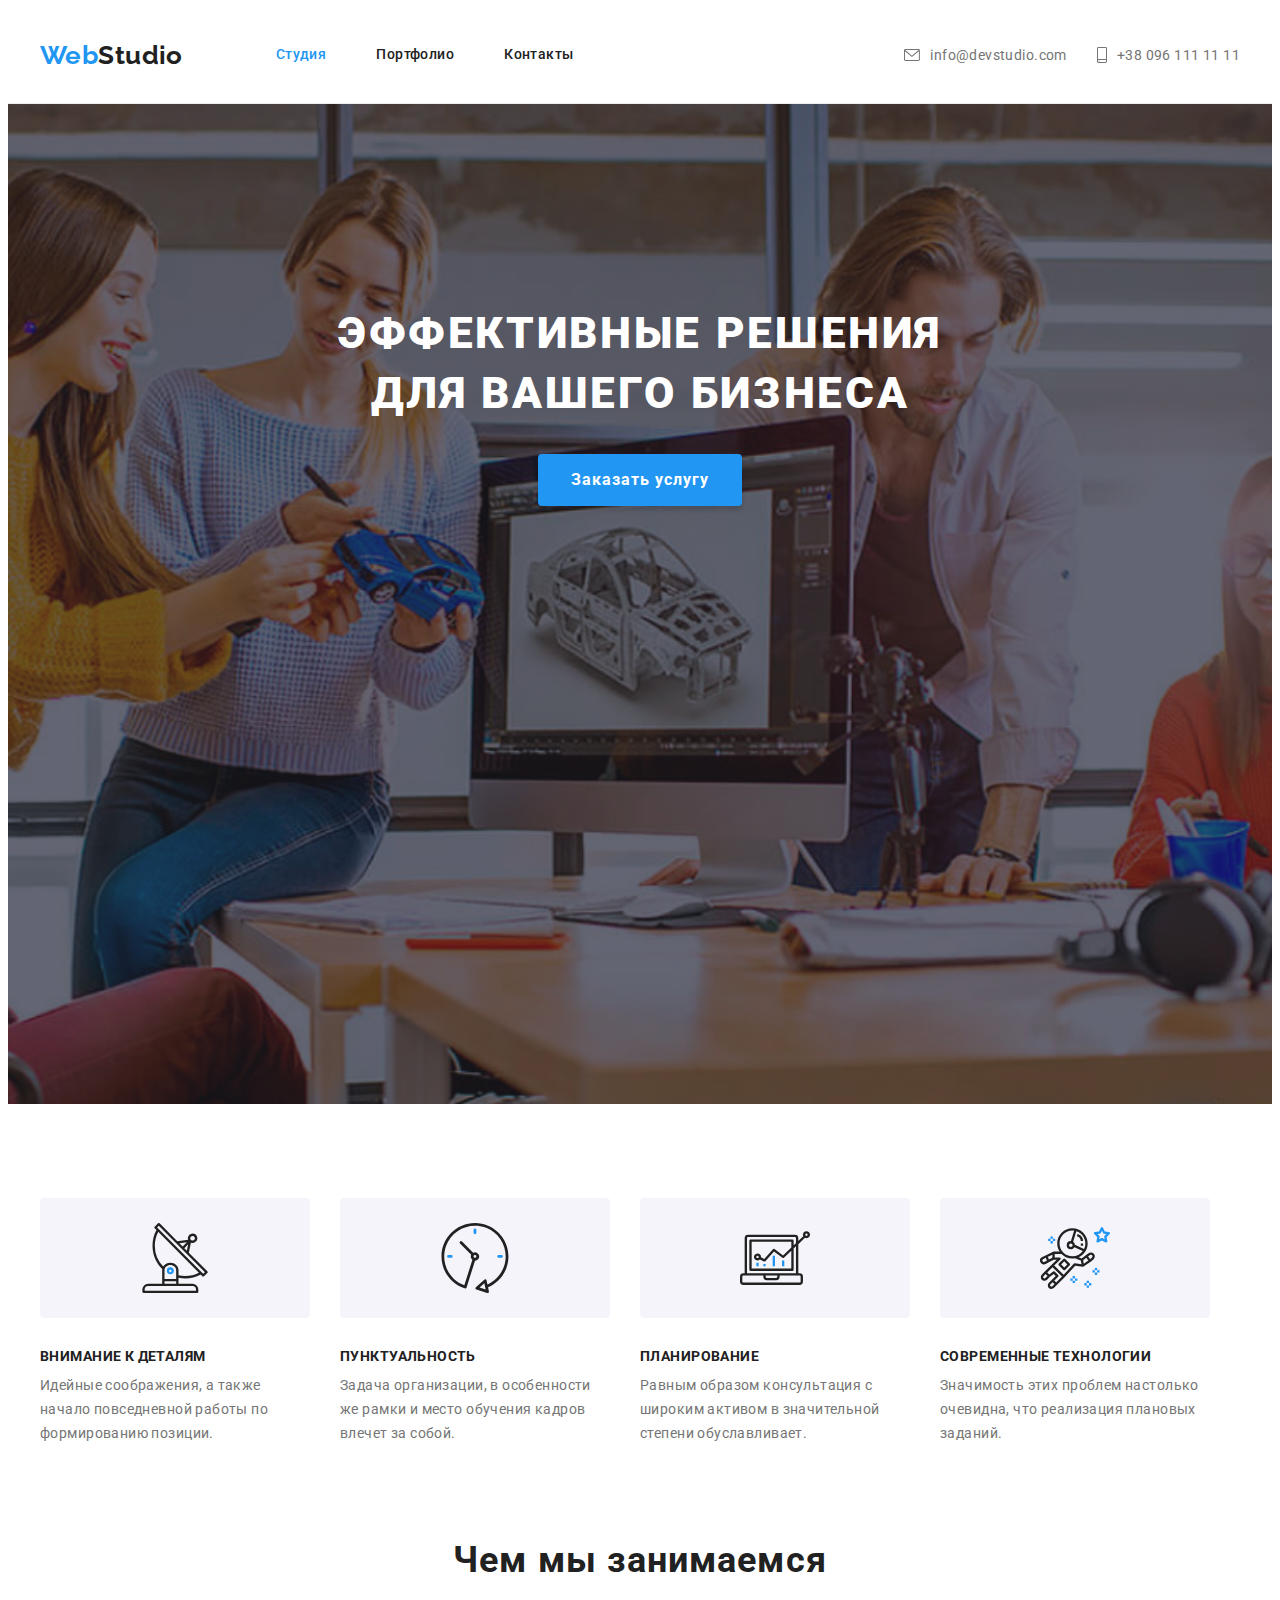
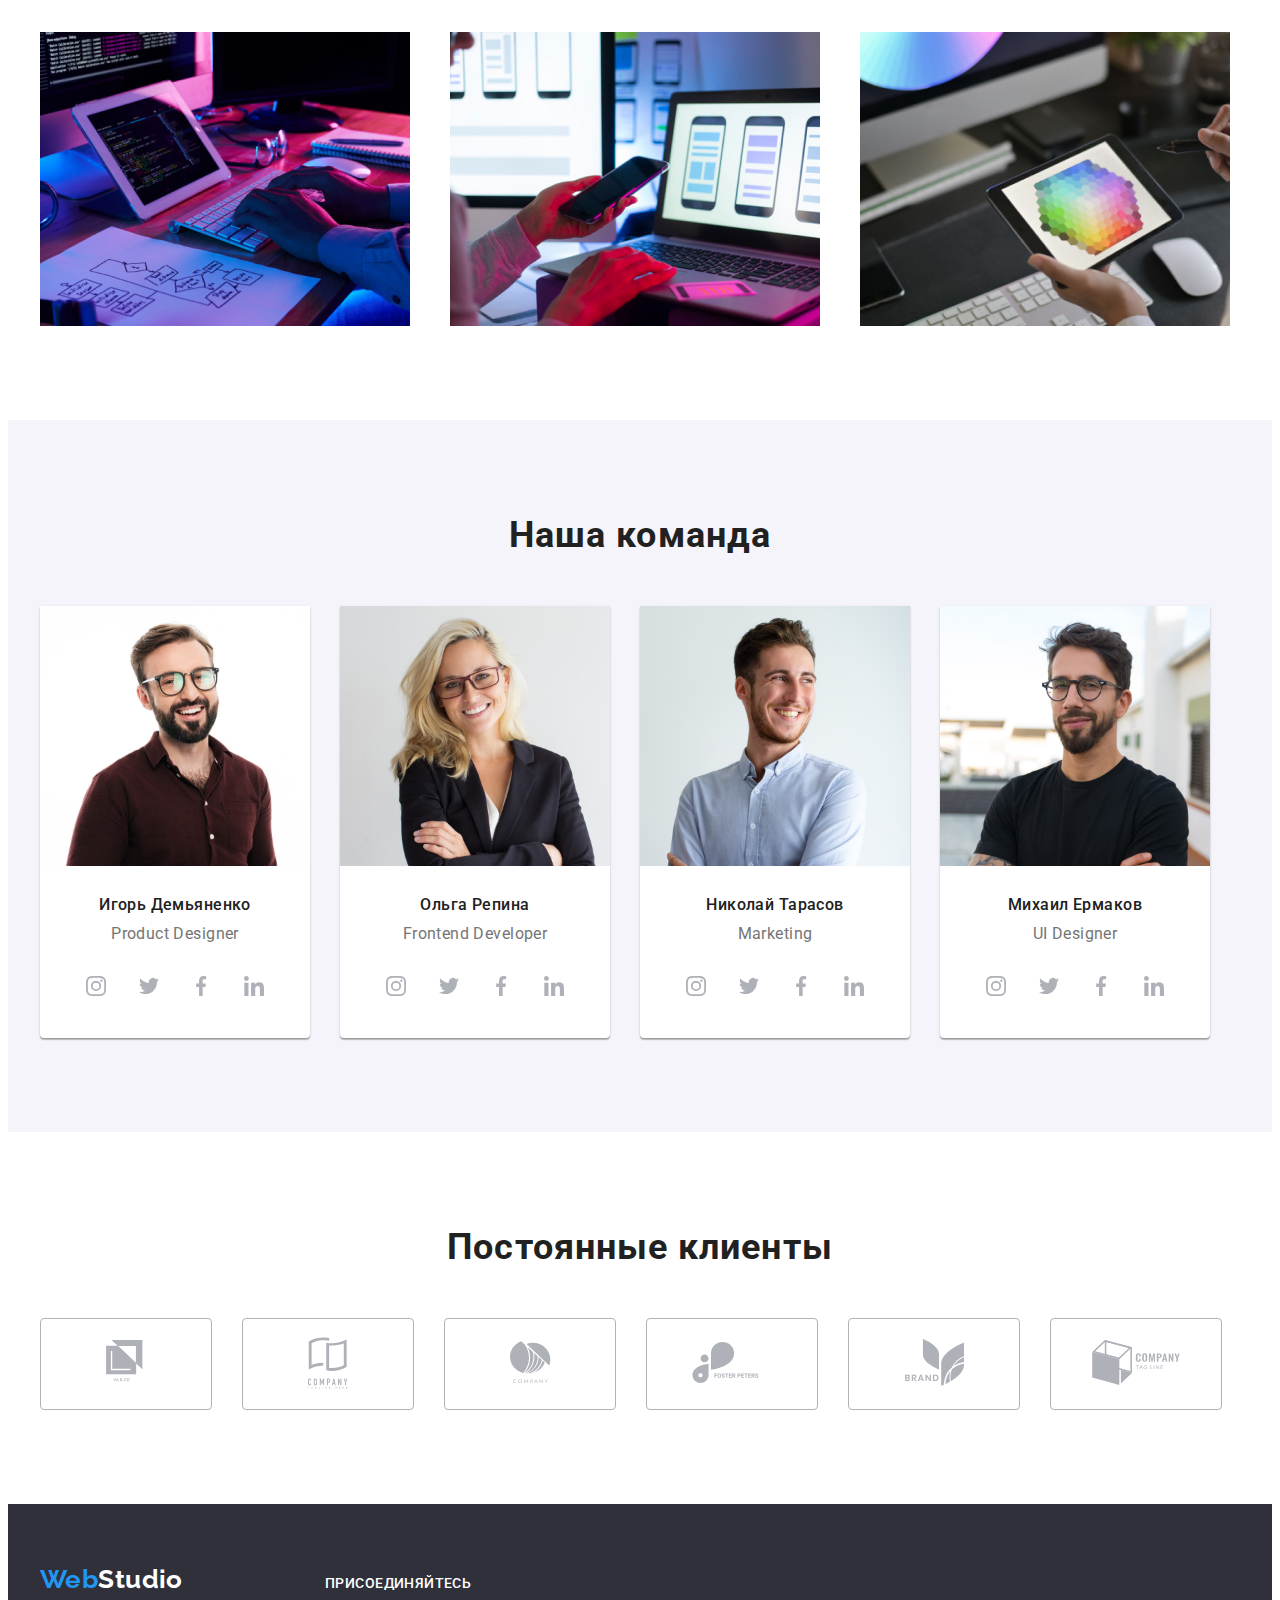
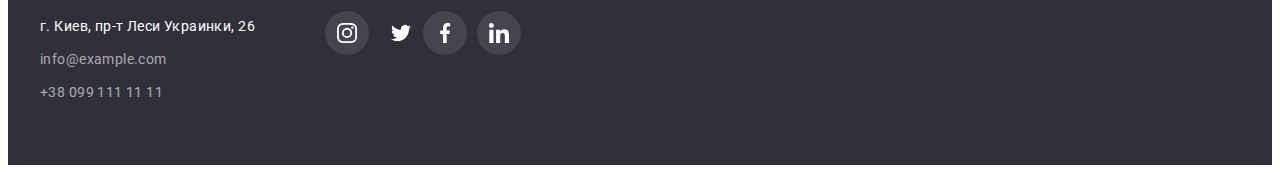
<file: index.html>
<!DOCTYPE html>
<html lang="ru">
  <head>
    <meta charset="UTF-8" />
    <meta name="viewport" content="width=device-width, initial-scale=1.0" />
    <title>WebStudio</title>
    <link rel="preconnect" href="https://fonts.gstatic.com" />
    <link
      href="https://fonts.googleapis.com/css2?family=Raleway:wght@700&family=Roboto:wght@400;500;700;900&display=swap"
      rel="stylesheet"
    />
    <link
      rel="stylesheet"
      href="https://cdnjs.cloudflare.com/ajax/libs/modern-normalize/1.0.0/modern-normalize.min.css"
      integrity="sha512-ISS7cAi1PEhQ8jnbJpJZMd29NlhNj4AWYyLOSp2CE/CsHxTCu+r+t0D2yoJudVrd0/8fTVPUVDzY5Tvli75u/g=="
      crossorigin="anonymous"
    />
    <link rel="stylesheet" type="text/css" href="./css/common.css" />
    <link rel="stylesheet" type="text/css" href="./css/main.css" />
  </head>
  <body>
    <!-- Header -->
    <header class="page-header">
      <div class="container">
        <nav class="header-nav">
          <a class="logo" href="./index.html">
            <span class="logo-accent">Web</span>Studio
          </a>
          <ul class="nav-list">
            <li class="nav-item">
              <a href="./index.html" class="link current">Студия</a>
            </li>

            <li class="nav-item">
              <a href="./portfolio.html" class="link">Портфолио</a>
            </li>

            <li class="nav-item">
              <a href="./contacts.html" class="link">Контакты</a>
            </li>
          </ul>
        </nav>
        <ul class="header-contacts">
          <li class="contacts-item">
            <a href="mailto:info@devstudio.com" class="link mail">
              <svg class="contacts-icon" width="16" height="12">
                <use href="./images/sprite.svg#icon-envelope" />
              </svg>
              info@devstudio.com
            </a>
          </li>

          <li class="contacts-item">
            <a href="tel:+380961111111" class="link tel">
              <svg class="contacts-icon" width="10" height="16">
                <use href="./images/sprite.svg#icon-smartphone" />
              </svg>
              +38 096 111 11 11</a
            >
          </li>
        </ul>
      </div>
    </header>
    <!-- Main -->
    <main>
      <!-- Welcome Section -->
      <section class="welcome">
        <div class="container">
          <h1 class="welcome-title">
            Эффективные решения<br />
            для вашего бизнеса
          </h1>
          <a href="" class="order-btn">Заказать услугу</a>
        </div>
      </section>
      <!-- Advantages Section -->
      <section class="advantages">
        <div class="container">
          <ul class="advantages-list">
            <li class="advantages-item">
              <div class="thumb">
                <svg class="advantages-icon" width="70" height="70">
                  <use href="./images/sprite.svg#icon-antenna" />
                </svg>
              </div>
              <h3 class="advantages-item-title">Внимание к деталям</h3>
              <p class="advantages-item-text">
                Идейные соображения, а также начало повседневной работы по
                формированию позиции.
              </p>
            </li>

            <li class="advantages-item">
              <div class="thumb">
                <svg class="advantages-icon" width="70" height="70">
                  <use href="./images/sprite.svg#icon-clock" />
                </svg>
              </div>
              <h3 class="advantages-item-title">Пунктуальность</h3>
              <p class="advantages-item-text">
                Задача организации, в особенности же рамки и место обучения
                кадров влечет за собой.
              </p>
            </li>

            <li class="advantages-item">
              <div class="thumb">
                <svg class="advantages-icon" width="70" height="70">
                  <use href="./images/sprite.svg#icon-diagram" />
                </svg>
              </div>
              <h3 class="advantages-item-title">Планирование</h3>
              <p class="advantages-item-text">
                Равным образом консультация с широким активом в значительной
                степени обуславливает.
              </p>
            </li>

            <li class="advantages-item">
              <div class="thumb">
                <svg class="advantages-icon" width="70" height="70">
                  <use href="./images/sprite.svg#icon-astronaut" />
                </svg>
              </div>
              <h3 class="advantages-item-title">Современные технологии</h3>
              <p class="advantages-item-text">
                Значимость этих проблем настолько очевидна, что реализация
                плановых заданий.
              </p>
            </li>
          </ul>
        </div>
      </section>
      <!-- Visuals Section -->
      <section class="visuals">
        <div class="container">
          <h2 class="visuals-title">Чем мы занимаемся</h2>
          <ul class="visuals-list">
            <li class="visuals-item">
              <img
                class="visuals-img"
                src="./images/about-1.jpg"
                alt="hands on board"
                width="370"
              />
            </li>

            <li class="visuals-item">
              <img
                class="visuals-img"
                src="./images/about-2.jpg"
                alt="hands oh phone"
                width="370"
              />
            </li>

            <li class="visuals-item">
              <img
                class="visuals-img"
                src="./images/about-3.jpg"
                alt="hands on tablet"
                width="370"
              />
            </li>
          </ul>
        </div>
      </section>
      <!-- Team Section -->
      <section class="team">
        <div class="container">
          <h2 class="team-title">Наша команда</h2>
          <ul class="team-list">
            <li class="team-mate">
              <img
                src="./images/team-mate-1.jpg"
                alt="teammate avatar"
                width="270"
              />
              <div class="team-mate-text">
                <h3 class="team-mate-name">Игорь Демьяненко</h3>
                <p class="team-mate-position">Product Designer</p>
                <ul class="social">
                  <li class="social-item">
                    <a href="#" class="social-link">
                      <svg class="social-icon" width="20" height="20">
                        <use href="./images/sprite.svg#icon-instagram" />
                      </svg>
                    </a>
                  </li>

                  <li class="social-item">
                    <a href="#" class="social-link">
                      <svg class="social-icon" width="20" height="20">
                        <use href="./images/sprite.svg#icon-twitter" />
                      </svg>
                    </a>
                  </li>

                  <li class="social-item">
                    <a href="#" class="social-link">
                      <svg class="social-icon" width="20" height="20">
                        <use href="./images/sprite.svg#icon-facebook" />
                      </svg>
                    </a>
                  </li>

                  <li class="social-item">
                    <a href="#" class="social-link">
                      <svg class="social-icon" width="20" height="20">
                        <use href="./images/sprite.svg#icon-linkedin" />
                      </svg>
                    </a>
                  </li>
                </ul>
              </div>
            </li>

            <li class="team-mate">
              <img
                src="./images/team-mate-2.jpg"
                alt="teammate avatar"
                width="270"
              />
              <div class="team-mate-text">
                <h3 class="team-mate-name">Ольга Репина</h3>
                <p class="team-mate-position">Frontend Developer</p>
                <ul class="social">
                  <li class="social-item">
                    <a href="#" class="social-link">
                      <svg class="social-icon" width="20" height="20">
                        <use href="./images/sprite.svg#icon-instagram" />
                      </svg>
                    </a>
                  </li>

                  <li class="social-item">
                    <a href="#" class="social-link">
                      <svg class="social-icon" width="20" height="20">
                        <use href="./images/sprite.svg#icon-twitter" />
                      </svg>
                    </a>
                  </li>

                  <li class="social-item">
                    <a href="#" class="social-link">
                      <svg class="social-icon" width="20" height="20">
                        <use href="./images/sprite.svg#icon-facebook" />
                      </svg>
                    </a>
                  </li>

                  <li class="social-item">
                    <a href="#" class="social-link">
                      <svg class="social-icon" width="20" height="20">
                        <use href="./images/sprite.svg#icon-linkedin" />
                      </svg>
                    </a>
                  </li>
                </ul>
              </div>
            </li>

            <li class="team-mate">
              <img
                src="./images/team-mate-3.jpg"
                alt="teammate avatar"
                width="270"
              />
              <div class="team-mate-text">
                <h3 class="team-mate-name">Николай Тарасов</h3>
                <p class="team-mate-position">Marketing</p>
                <ul class="social">
                  <li class="social-item">
                    <a href="#" class="social-link">
                      <svg class="social-icon" width="20" height="20">
                        <use href="./images/sprite.svg#icon-instagram" />
                      </svg>
                    </a>
                  </li>

                  <li class="social-item">
                    <a href="#" class="social-link">
                      <svg class="social-icon" width="20" height="20">
                        <use href="./images/sprite.svg#icon-twitter" />
                      </svg>
                    </a>
                  </li>

                  <li class="social-item">
                    <a href="#" class="social-link">
                      <svg class="social-icon" width="20" height="20">
                        <use href="./images/sprite.svg#icon-facebook" />
                      </svg>
                    </a>
                  </li>

                  <li class="social-item">
                    <a href="#" class="social-link">
                      <svg class="social-icon" width="20" height="20">
                        <use href="./images/sprite.svg#icon-linkedin" />
                      </svg>
                    </a>
                  </li>
                </ul>
              </div>
            </li>

            <li class="team-mate">
              <img
                src="./images/team-mate-4.jpg"
                alt="teammate avatar"
                width="270"
              />
              <div class="team-mate-text">
                <h3 class="team-mate-name">Михаил Ермаков</h3>
                <p class="team-mate-position">UI Designer</p>
                <ul class="social">
                  <li class="social-item">
                    <a href="#" class="social-link">
                      <svg class="social-icon" width="20" height="20">
                        <use href="./images/sprite.svg#icon-instagram" />
                      </svg>
                    </a>
                  </li>

                  <li class="social-item">
                    <a href="#" class="social-link">
                      <svg class="social-icon" width="20" height="20">
                        <use href="./images/sprite.svg#icon-twitter" />
                      </svg>
                    </a>
                  </li>

                  <li class="social-item">
                    <a href="#" class="social-link">
                      <svg class="social-icon" width="20" height="20">
                        <use href="./images/sprite.svg#icon-facebook" />
                      </svg>
                    </a>
                  </li>

                  <li class="social-item">
                    <a href="#" class="social-link">
                      <svg class="social-icon" width="20" height="20">
                        <use href="./images/sprite.svg#icon-linkedin" />
                      </svg>
                    </a>
                  </li>
                </ul>
              </div>
            </li>
          </ul>
        </div>
      </section>
      <!-- Clients Section -->
      <section class="clients">
        <div class="container">
          <h2 class="clients-title">Постоянные клиенты</h2>
          <ul class="clients-list">
            <li class="clients-item">
              <a href="#" class="clients-link">
                <svg class="clients-icon" width="44.27" height="44.23">
                  <use href="./images/sprite.svg#icon-logo-1" />
                </svg>
              </a>
            </li>

            <li class="clients-item">
              <a href="#" class="clients-link">
                <svg class="clients-icon" width="40" height="52">
                  <use href="./images/sprite.svg#icon-logo-2" />
                </svg>
              </a>
            </li>

            <li class="clients-item">
              <a href="#" class="clients-link">
                <svg class="clients-icon" width="41" height="42.6">
                  <use href="./images/sprite.svg#icon-logo-3" />
                </svg>
              </a>
            </li>

            <li class="clients-item">
              <a href="#" class="clients-link">
                <svg class="clients-icon" width="79.66" height="42.02">
                  <use href="./images/sprite.svg#icon-logo-4" />
                </svg>
              </a>
            </li>

            <li class="clients-item">
              <a href="#" class="clients-link">
                <svg class="clients-icon" width="59" height="47">
                  <use href="./images/sprite.svg#icon-logo-5" />
                </svg>
              </a>
            </li>

            <li class="clients-item">
              <a href="#" class="clients-link">
                <svg class="clients-icon" width="88.48" height="45.44">
                  <use href="./images/sprite.svg#icon-logo-6" />
                </svg>
              </a>
            </li>
          </ul>
        </div>
      </section>
    </main>
    <!-- Footer -->
    <footer class="page-footer">
      <div class="container">
        <div class="footer-content">
          <a class="logo logo-footer" href="./index.html">
            <span class="logo-accent">Web</span>Studio
          </a>
          <address class="footer-address">
            г. Киев, пр-т Леси Украинки, 26
            <a href="mailto:info@example.com" class="link mail">
              info@example.com
            </a>
            <a href="tel:+380991111111" class="link tel"> +38 099 111 11 11 </a>
          </address>
        </div>
        <div class="footer-social">
          <h2 class="social-title">Присоединяйтесь</h2>
          <ul class="social">
            <li class="social-item">
              <a href="#" class="social-link">
                <svg class="social-icon" width="20" height="20">
                  <use href="./images/sprite.svg#icon-instagram" />
                </svg>
              </a>
            </li>

            <li>
              <a href="#" class="social-link">
                <svg class="social-icon" width="20" height="20">
                  <use href="./images/sprite.svg#icon-twitter" />
                </svg>
              </a>
            </li>

            <li class="social-item">
              <a href="#" class="social-link">
                <svg class="social-icon" width="20" height="20">
                  <use href="./images/sprite.svg#icon-facebook" />
                </svg>
              </a>
            </li>

            <li class="social-item">
              <a href="#" class="social-link">
                <svg class="social-icon" width="20" height="20">
                  <use href="./images/sprite.svg#icon-linkedin" />
                </svg>
              </a>
            </li>
          </ul>
        </div>
      </div>
    </footer>
  </body>
</html>
</file>
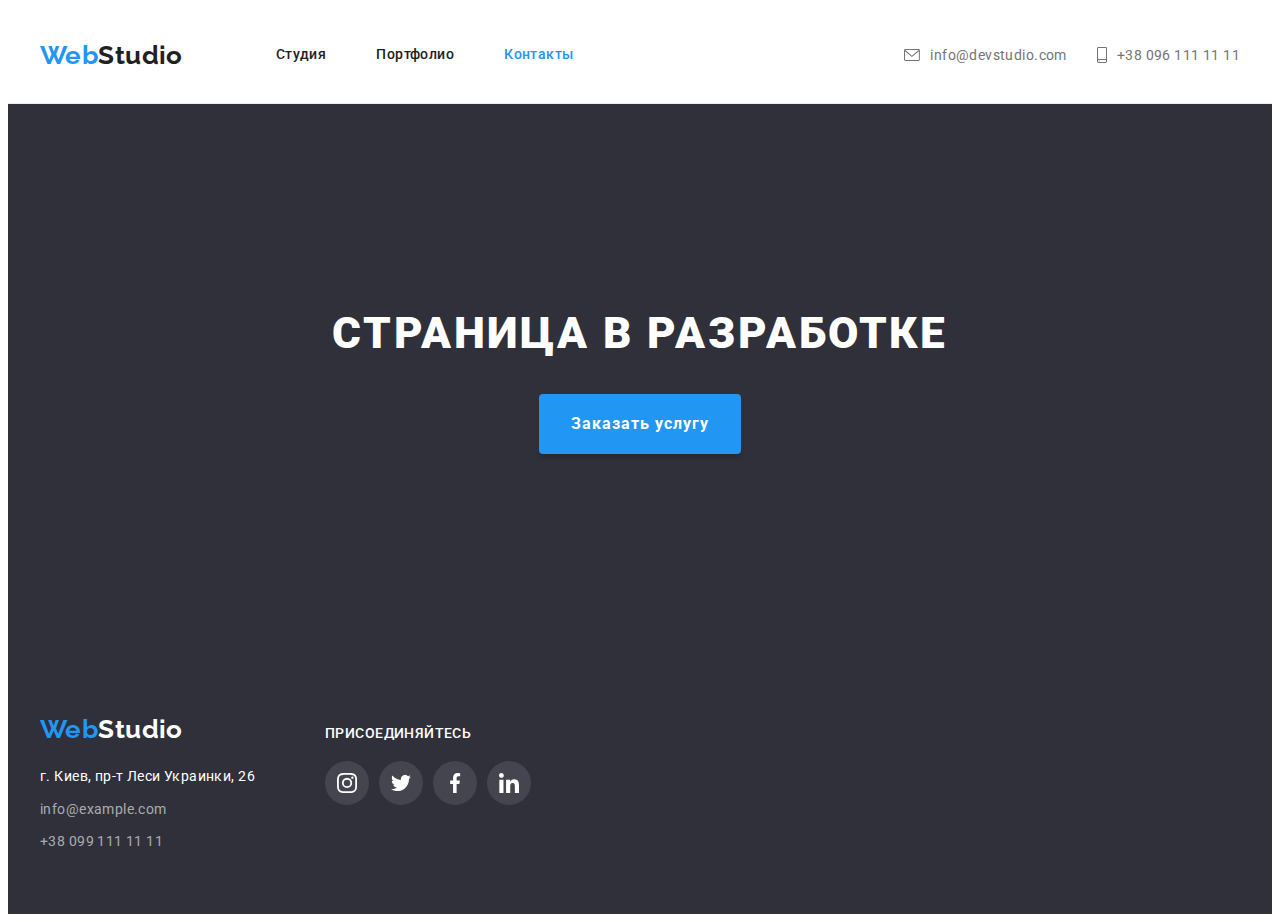
<file: contacts.html>
<!DOCTYPE html>
<html lang="ru">
  <head>
    <meta charset="UTF-8" />
    <meta name="viewport" content="width=device-width, initial-scale=1.0" />
    <title>WebStudio</title>
    <link rel="preconnect" href="https://fonts.gstatic.com" />
    <link
      href="https://fonts.googleapis.com/css2?family=Raleway:wght@700&family=Roboto:wght@400;500;700;900&display=swap"
      rel="stylesheet"
    />
    <link
      rel="stylesheet"
      href="https://cdnjs.cloudflare.com/ajax/libs/modern-normalize/1.0.0/modern-normalize.min.css"
      integrity="sha512-ISS7cAi1PEhQ8jnbJpJZMd29NlhNj4AWYyLOSp2CE/CsHxTCu+r+t0D2yoJudVrd0/8fTVPUVDzY5Tvli75u/g=="
      crossorigin="anonymous"
    />
    <link rel="stylesheet" type="text/css" href="./css/common.css" />
    <link rel="stylesheet" type="text/css" href="./css/contacts.css" />
  </head>
  <body>
    <!-- Header -->
    <header class="page-header">
      <div class="container">
        <nav class="header-nav">
          <a class="logo" href="./index.html">
            <span class="logo-accent">Web</span>Studio
          </a>
          <ul class="nav-list">
            <li class="nav-item">
              <a href="./index.html" class="link">Студия</a>
            </li>

            <li class="nav-item">
              <a href="./portfolio.html" class="link">Портфолио</a>
            </li>

            <li class="nav-item">
              <a href="./contacts.html" class="link current">Контакты</a>
            </li>
          </ul>
        </nav>
        <ul class="header-contacts">
          <li class="contacts-item">
            <a href="mailto:info@devstudio.com" class="link mail">
              <svg class="contacts-icon" width="16" height="12">
                <use href="./images/sprite.svg#icon-envelope" />
              </svg>
              info@devstudio.com
            </a>
          </li>

          <li class="contacts-item">
            <a href="tel:+380961111111" class="link tel">
              <svg class="contacts-icon" width="10" height="16">
                <use href="./images/sprite.svg#icon-smartphone" />
              </svg>
              +38 096 111 11 11</a
            >
          </li>
        </ul>
      </div>
    </header>
    <!-- Main -->
    <main>
      <!-- Welcome Section -->
      <section class="welcome">
        <div class="container">
          <h1 class="welcome-title">Страница в разработке</h1>
          <a href="" class="order-btn">Заказать услугу</a>
        </div>
      </section>
    </main>
    <!-- Footer -->
    <footer class="page-footer">
      <div class="container">
        <div class="footer-content">
          <a class="logo logo-footer" href="./index.html">
            <span class="logo-accent">Web</span>Studio
          </a>
          <address class="footer-address">
            г. Киев, пр-т Леси Украинки, 26
            <a href="mailto:info@example.com" class="link mail">
              info@example.com
            </a>
            <a href="tel:+380991111111" class="link tel"> +38 099 111 11 11 </a>
          </address>
        </div>
        <div class="footer-social">
          <h2 class="social-title">Присоединяйтесь</h2>
          <ul class="social">
            <li class="social-item">
              <a href="#" class="social-link">
                <svg class="social-icon" width="20" height="20">
                  <use href="./images/sprite.svg#icon-instagram" />
                </svg>
              </a>
            </li>

            <li class="social-item">
              <a href="#" class="social-link">
                <svg class="social-icon" width="20" height="20">
                  <use href="./images/sprite.svg#icon-twitter" />
                </svg>
              </a>
            </li>

            <li class="social-item">
              <a href="#" class="social-link">
                <svg class="social-icon" width="20" height="20">
                  <use href="./images/sprite.svg#icon-facebook" />
                </svg>
              </a>
            </li>

            <li class="social-item">
              <a href="#" class="social-link">
                <svg class="social-icon" width="20" height="20">
                  <use href="./images/sprite.svg#icon-linkedin" />
                </svg>
              </a>
            </li>
          </ul>
        </div>
      </div>
    </footer>
  </body>
</html>
</file>
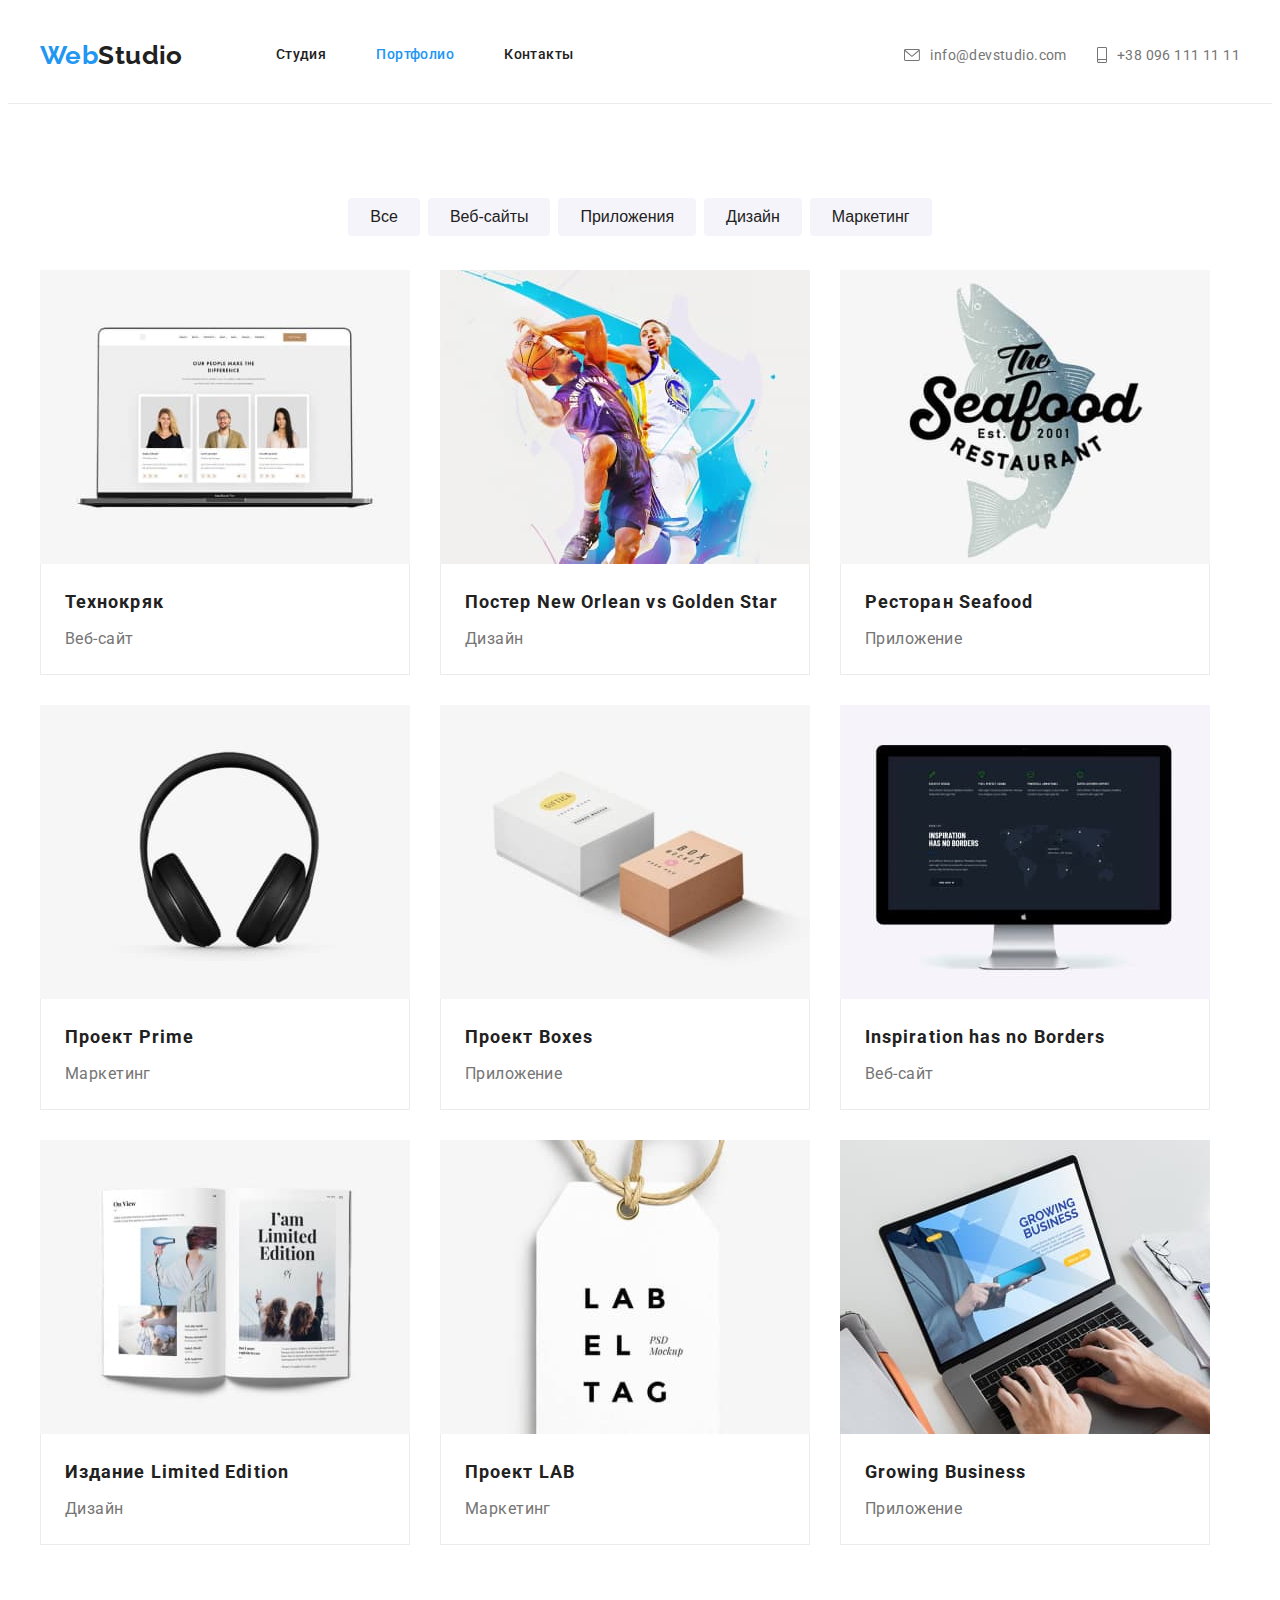
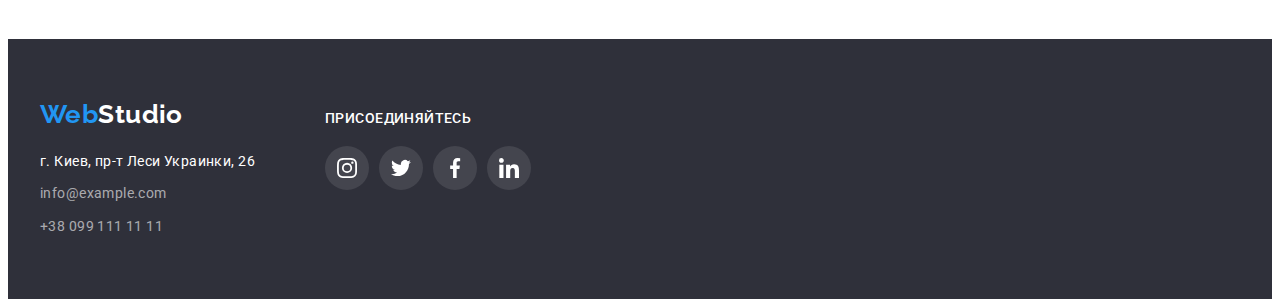
<file: portfolio.html>
<!DOCTYPE html>
<html lang="ru">
  <head>
    <meta charset="UTF-8" />
    <meta name="viewport" content="width=device-width, initial-scale=1.0" />
    <title>WebStudio</title>
    <link rel="preconnect" href="https://fonts.gstatic.com" />
    <link
      href="https://fonts.googleapis.com/css2?family=Raleway:wght@700&family=Roboto:wght@400;500;700;900&display=swap"
      rel="stylesheet"
    />
    <link
      rel="stylesheet"
      href="https://cdnjs.cloudflare.com/ajax/libs/modern-normalize/1.0.0/modern-normalize.min.css"
      integrity="sha512-ISS7cAi1PEhQ8jnbJpJZMd29NlhNj4AWYyLOSp2CE/CsHxTCu+r+t0D2yoJudVrd0/8fTVPUVDzY5Tvli75u/g=="
      crossorigin="anonymous"
    />
    <link rel="stylesheet" type="text/css" href="./css/common.css" />
    <link rel="stylesheet" type="text/css" href="./css/portfolio.css" />
  </head>
  <body>
    <!-- Header -->
    <header class="page-header">
      <div class="container">
        <nav class="header-nav">
          <a class="logo" href="./index.html">
            <span class="logo-accent">Web</span>Studio
          </a>
          <ul class="nav-list">
            <li class="nav-item">
              <a href="./index.html" class="link">Студия</a>
            </li>

            <li class="nav-item">
              <a href="./portfolio.html" class="link current">Портфолио</a>
            </li>

            <li class="nav-item">
              <a href="./contacts.html" class="link">Контакты</a>
            </li>
          </ul>
        </nav>
        <ul class="header-contacts">
          <li class="contacts-item">
            <a href="mailto:info@devstudio.com" class="link mail">
              <svg class="contacts-icon" width="16" height="12">
                <use href="./images/sprite.svg#icon-envelope" />
              </svg>
              info@devstudio.com
            </a>
          </li>

          <li class="contacts-item">
            <a href="tel:+380961111111" class="link tel">
              <svg class="contacts-icon" width="10" height="16">
                <use href="./images/sprite.svg#icon-smartphone" />
              </svg>
              +38 096 111 11 11</a
            >
          </li>
        </ul>
      </div>
    </header>
    <!-- Main -->
    <main>
      <!-- Poprtfolio section -->
      <section class="portfolio">
        <div class="container">
          <h1 class="visually-hidden">Portfolio</h1>
          <!-- Filter buttons list -->
          <ul class="filter">
            <li class="filter-item">
              <button class="btn">Все</button>
            </li>

            <li class="filter-item">
              <button class="btn">Веб-сайты</button>
            </li>

            <li class="filter-item">
              <button class="btn">Приложения</button>
            </li>

            <li class="filter-item">
              <button class="btn">Дизайн</button>
            </li>

            <li class="filter-item">
              <button class="btn">Маркетинг</button>
            </li>
          </ul>
          <!-- Projects list -->
          <ul class="portfolio-list">
            <li class="portfolio-item">
              <a class="portfolio-link" href="">
                <div class="thumb">
                  <img
                    class="item-image"
                    src="./images/portfolio/technocrack.jpg"
                    alt="Технокряк"
                    width="370"
                  />
                </div>

                <div class="text-wrapper">
                  <h2 class="portfolio-item-title">Технокряк</h2>
                  <p class="portfolio-item-subtitle">Веб-сайт</p>
                </div>
              </a>
            </li>

            <li class="portfolio-item">
              <a class="portfolio-link" href="">
                <div class="thumb">
                  <img
                    class="item-image"
                    src="./images/portfolio/no-vs-gs.jpg"
                    alt="New Orlean vs Golden Star"
                    width="370"
                  />
                </div>

                <div class="text-wrapper">
                  <h2 class="portfolio-item-title">
                    Постер New Orlean vs Golden Star
                  </h2>
                  <p class="portfolio-item-subtitle">Дизайн</p>
                </div>
              </a>
            </li>

            <li class="portfolio-item">
              <a class="portfolio-link" href="">
                <div class="thumb">
                  <img
                    class="item-image"
                    src="./images/portfolio/seafood.jpg"
                    alt="Ресторан Seafood"
                    width="370"
                  />
                </div>

                <div class="text-wrapper">
                  <h2 class="portfolio-item-title">Ресторан Seafood</h2>
                  <p class="portfolio-item-subtitle">Приложение</p>
                </div>
              </a>
            </li>

            <li class="portfolio-item">
              <a class="portfolio-link" href="">
                <div class="thumb">
                  <img
                    class="item-image"
                    src="./images/portfolio/prime.jpg"
                    alt="Проект Prime"
                    width="370"
                  />
                </div>

                <div class="text-wrapper">
                  <h2 class="portfolio-item-title">Проект Prime</h2>
                  <p class="portfolio-item-subtitle">Маркетинг</p>
                </div>
              </a>
            </li>

            <li class="portfolio-item">
              <a class="portfolio-link" href="">
                <div class="thumb">
                  <img
                    class="item-image"
                    src="./images/portfolio/boxes.jpg"
                    alt="Проект Boxes"
                    width="370"
                  />
                </div>

                <div class="text-wrapper">
                  <h2 class="portfolio-item-title">Проект Boxes</h2>
                  <p class="portfolio-item-subtitle">Приложение</p>
                </div>
              </a>
            </li>

            <li class="portfolio-item">
              <a class="portfolio-link" href="">
                <div class="thumb">
                  <img
                    class="item-image"
                    src="./images/portfolio/no-borders.jpg"
                    alt="Inspiration has no Borders"
                    width="370"
                  />
                </div>

                <div class="text-wrapper">
                  <h2 class="portfolio-item-title">
                    Inspiration has no Borders
                  </h2>
                  <p class="portfolio-item-subtitle">Веб-сайт</p>
                </div>
              </a>
            </li>

            <li class="portfolio-item last-item">
              <a class="portfolio-link" href="">
                <div class="thumb">
                  <img
                    class="item-image"
                    src="./images/portfolio/limited-edition.jpg"
                    alt="Издание Limited Edition"
                    width="370"
                  />
                </div>

                <div class="text-wrapper">
                  <h2 class="portfolio-item-title">Издание Limited Edition</h2>
                  <p class="portfolio-item-subtitle">Дизайн</p>
                </div>
              </a>
            </li>

            <li class="portfolio-item last-item">
              <a class="portfolio-link" href="">
                <div class="thumb">
                  <img
                    class="item-image"
                    src="./images/portfolio/lab.jpg"
                    alt="Проект LAB"
                    width="370"
                  />
                </div>

                <div class="text-wrapper">
                  <h2 class="portfolio-item-title">Проект LAB</h2>
                  <p class="portfolio-item-subtitle">Маркетинг</p>
                </div>
              </a>
            </li>

            <li class="portfolio-item last-item">
              <a class="portfolio-link" href="">
                <img
                  class="item-image"
                  src="./images/portfolio/growing-business.jpg"
                  alt="Growing Business"
                  width="370"
                />
                <div class="text-wrapper">
                  <h2 class="portfolio-item-title">Growing Business</h2>
                  <p class="portfolio-item-subtitle">Приложение</p>
                </div>
              </a>
            </li>
          </ul>
        </div>
      </section>
    </main>
    <!-- Footer -->
    <footer class="page-footer">
      <div class="container">
        <div class="footer-content">
          <a class="logo logo-footer" href="./index.html">
            <span class="logo-accent">Web</span>Studio
          </a>
          <address class="footer-address">
            г. Киев, пр-т Леси Украинки, 26
            <a href="mailto:info@example.com" class="link mail">
              info@example.com
            </a>
            <a href="tel:+380991111111" class="link tel"> +38 099 111 11 11 </a>
          </address>
        </div>
        <div class="footer-social">
          <h2 class="social-title">Присоединяйтесь</h2>
          <ul class="social">
            <li class="social-item">
              <a href="#" class="social-link">
                <svg class="social-icon" width="20" height="20">
                  <use href="./images/sprite.svg#icon-instagram" />
                </svg>
              </a>
            </li>

            <li class="social-item">
              <a href="#" class="social-link">
                <svg class="social-icon" width="20" height="20">
                  <use href="./images/sprite.svg#icon-twitter" />
                </svg>
              </a>
            </li>

            <li class="social-item">
              <a href="#" class="social-link">
                <svg class="social-icon" width="20" height="20">
                  <use href="./images/sprite.svg#icon-facebook" />
                </svg>
              </a>
            </li>

            <li class="social-item">
              <a href="#" class="social-link">
                <svg class="social-icon" width="20" height="20">
                  <use href="./images/sprite.svg#icon-linkedin" />
                </svg>
              </a>
            </li>
          </ul>
        </div>
      </div>
    </footer>
  </body>
</html>
</file>
<file: css/common.css>
ul,
li {
  list-style-type: none;
  padding: 0;
  margin: 0;
}

a {
  text-decoration: none;
  color: inherit;
}

/* Flat H, P parameters */
h1,
h2,
h3,
h4,
h5,
h6,
p {
  font-size: inherit;
  font-weight: 400;
  margin-top: 0;
  margin-bottom: 0;
  margin-block-start: 0;
  margin-block-end: 0;
}

img {
  display: block;
  max-width: 100%;
  height: auto;
}

/* -----Variables----- */
:root {
  --bg-color-main: #fff;
  --bg-color-secondary: #f5f4fa;
  --bg-color-dark: #2f303a;
  --font-color-main: #212121;
  --font-color-secondary: #757575;
  --font-color-white: #fff;
  --font-color-black: #000;
  --accent-color: #2196f3;
  --border-color: #ececec;
  --social-link-color: #afb1b8;
  --btn-boxshadow-color: rgba(0, 0, 0, 0.15);
  --team-mate-box-shadow: 0px 1px 3px rgba(0, 0, 0, 0.12),
    0px 1px 1px rgba(0, 0, 0, 0.14), 0px 2px 1px rgba(0, 0, 0, 0.2);
  --card-box-shadow: 0px 1px 1px rgba(0, 0, 0, 0.12),
    0px 4px 4px rgba(0, 0, 0, 0.06), 1px 4px 6px rgba(0, 0, 0, 0.16);
  --transparent-links: rgba(255, 255, 255, 0.6);
  --item-set-gap: 30px;
}

body {
  font-family: 'Roboto', sans-serif;
  font-style: normal;
  font-weight: 400;
  font-size: 14px;
  letter-spacing: 0.03em;
  color: var(--font-color-main);
  background-color: var(--bg-color-main);
}

/* -----Container----- */
.container {
  max-width: 1200px;
  margin: 0 auto;
  padding: 0 15px;
}

/* -----Logo----- */
.logo {
  font-family: 'Raleway', sans-serif;
  font-style: normal;
  font-weight: 700;
  font-size: 26px;
  line-height: 1.19;
  text-decoration: none;
}

.logo-accent {
  color: var(--accent-color);
}

.logo-footer {
  color: var(--font-color-white);
}

/* -----Visually hidden----- */
.visually-hidden {
  position: absolute;
  width: 1px;
  height: 1px;
  margin: -1px;
  border: 0;
  padding: 0;
  white-space: nowrap;
  clip-path: inset(100%);
  clip: rect(0 0 0 0);
  overflow: hidden;
}

/* -----Header styles----- */
.page-header {
  border-bottom: 1px solid var(--border-color);
}

.page-header .container {
  display: flex;
  justify-content: space-between;
  align-items: center;
}

.page-header a {
  padding: 32px 0;
}

.header-nav {
  display: flex;
  justify-content: space-between;
  align-items: center;

  font-weight: 500;
  font-size: 14px;
  line-height: 1.14;
}

.nav-list {
  display: flex;
  justify-content: space-between;
  margin-left: 93px;
}

.nav-item:not(:first-child) {
  margin-left: 50px;
}

.header-contacts {
  color: var(--font-color-secondary);

  display: flex;
}

.header-contacts .link {
  display: flex;
  align-items: center;
}

.contacts-item:nth-child(2) {
  margin-left: 30px;
}

.link:hover,
.link:focus {
  color: var(--accent-color);
}

.contacts-icon {
  margin-right: 10px;
  fill: currentColor;
}

.link.current {
  color: var(--accent-color);
}

/* -----Social styles----- */
.social {
  margin-top: 16px;
  display: flex;
  justify-content: space-around;
}

/* ----- Правка 2 ----- */
/* Ментор - вместо паддингов центрируйте иконки флексами */
/* Иконки центрировал флексами */

.social-item {
  display: flex;
  justify-content: center;

  /* padding: 12px 0; */
  /* align-items: center; */

  border-radius: 50%;
}

/* ----- Правка 3 ----- */
/* Ментор - в данном случае размеры уместно задавать ссылке, а не ли  */
/* ----Исправил------ */

.social-link {
  width: 44px;
  height: 44px;

  display: flex;
  justify-content: center;
  align-items: center;
}

.social-item:hover,
.social-item:focus {
  background-color: var(--accent-color);
}

.social-icon {
  fill: var(--social-link-color);
}

.social-item:hover .social-icon,
.social-item:focus .social-icon {
  fill: var(--bg-color-main);
}

/* -----Footer styles----- */
.page-footer {
  padding: 60px 0;
  background-color: var(--bg-color-dark);
}

/* ----- Правка 5 ----- */
/* Ментор - дописать  */
/* ----Исправил------ */
/* Добавил свойство align-items: baseline */

.page-footer .container {
  display: flex;
  align-items: baseline;
}

.footer-address {
  display: flex;
  flex-direction: column;
  margin-top: 20px;

  font-style: normal;
  font-weight: 400;
  font-size: 14px;
  line-height: 1.71;

  color: var(--font-color-white);
}

.footer-address .link {
  margin-top: 9px;

  color: var(--transparent-links);
}

.footer-address .link:hover,
.footer-address .link:focus {
  color: var(--accent-color);
}

/* ----- Правка 6 ----- */
/* Ментор - скриншот  */
/* ----Исправил------ */
/* Добавил свойство align-items: baseline - удалил padding: 12px;  */

.footer-social {
  margin-left: 70px;
}

.social-title {
  font-weight: 500;
  line-height: 1.172;
  text-transform: uppercase;

  color: var(--font-color-white);
}

.social {
  margin-top: 20px;
}

footer .social-item {
  margin-right: 10px;
  background-color: rgba(255, 255, 255, 0.1);
}

footer .social-icon {
  fill: var(--bg-color-main);
}

/* .item {
  display: flex;
  justify-content: center;
  align-items: center;
} */
</file>
<file: css/main.css>
/* -----Welcome styles----- */
.welcome {
  padding: 200px 0;
  margin: 0 auto;
  max-width: 1600px;
  height: 600px;

  text-align: center;

  background-image: linear-gradient(
      to right,
      rgba(47, 48, 58, 0.4),
      rgba(47, 48, 58, 0.4)
    ),
    url('../images/welcome-img.jpg');
  background-size: cover;
  background-position: center;
  background-repeat: no-repeat;
  background-color: var(--bg-color-dark);
}

.welcome-title {
  font-weight: 900;
  font-size: 44px;
  line-height: 1.36;

  letter-spacing: 0.06em;
  text-transform: uppercase;

  color: var(--font-color-white);
}

.order-btn {
  display: inline-flex;
  padding: 10px 32px;
  margin: 30px 0 0;

  font-weight: 700;
  font-size: 16px;
  line-height: 1.87;

  text-align: center;
  letter-spacing: 0.06em;

  color: var(--font-color-white);
  background-color: var(--accent-color);

  box-shadow: 0px 4px 4px var(--btn-boxshadow-color);
  border: 1px solid transparent;
  border-radius: 4px;
}

/* -----Advantages styles----- */

.advantages {
  padding: 94px 0;
}

.advantages-list {
  display: flex;
}

.advantages-item {
  max-width: 270px;
}

/* ----- Правка 1 ----- */
/* удалил лишний ::before       (осался после експериментов). */
/* .advantages-item::before {
  content: '';
  height: 120px;
} */

.advantages-item:not(:first-child) {
  margin-left: var(--item-set-gap);
}

.advantages-item-title {
  margin-top: 30px;

  font-weight: 700;
  line-height: 1.172;
  text-transform: uppercase;

  text-align: left;
}

.advantages-item-text {
  margin-top: 10px;
  line-height: 1.714;
  color: var(--font-color-secondary);
}

/* ----- Правка 2 ----- */
/* Ментор - вместо паддингов центрируйте иконки флексами */
/* Иконки центрировал флексами, но падинг оставил для полного размера элемента (как в макете) + добавил бордер радиус 4px - не сразу увидел на макете*/

.thumb {
  height: 120px;

  display: flex;
  justify-content: center;
  align-items: center;

  border-radius: 4px;

  background-color: var(--bg-color-secondary);
}

/* -----Visuals styles----- */
.visuals {
  padding-bottom: 94px;
}

.visuals-title {
  font-weight: 700;
  font-size: 36px;
  line-height: 1.16;
  letter-spacing: 0.03em;

  text-align: center;
}

.visuals-list {
  display: flex;
  flex-wrap: wrap;
  margin-top: 50px;
  margin-left: calc(-1 * var(--item-set-gap));
}

.visuals-item {
  flex-basis: calc(100% / 3 - var(--item-set-gap));
  margin-left: var(--item-set-gap);
}

/* -----Team styles----- */
.team {
  background-color: var(--bg-color-secondary);

  padding: 94px 0;
}

.team-title {
  font-weight: 700;
  font-size: 36px;
  line-height: 1.17;
  letter-spacing: 0.03em;

  text-align: center;
}

.team-list {
  margin-top: 50px;

  display: flex;
  flex-wrap: wrap;
  margin-left: calc(-1 * var(--item-set-gap));
}

.team-mate {
  flex-basis: calc(100% / 4 - var(--item-set-gap));
  margin-left: var(--item-set-gap);
  max-width: 270px;

  text-align: center;
  font-size: 16px;
  line-height: 1.18;

  background-color: var(--bg-color-main);

  border-radius: 0px 0px 4px 4px;
  box-shadow: var(--team-mate-box-shadow);
}

.team-mate-text {
  padding: 30px;
}

.team-mate-name {
  font-weight: 500;
}

.team-mate-position {
  margin-top: 10px;
  color: var(--font-color-secondary);
}

/* -----Clients styles----- */
.clients {
  padding: 94px 0;
}

.clients-title {
  font-weight: 700;
  font-size: 36px;
  line-height: 1.17;
  letter-spacing: 0.03em;

  text-align: center;
}

.clients-list {
  margin-top: 50px;

  display: flex;
}

/* ----- Правка 4 ----- */
/* Ментор -а в данном случае - размеры как раз правильнее будет задать li  */
/* ----Исправил------ */
/* Но в таком случае сама ссылка очень маленькая и курсор появляется не при наведении на кнопку (li), а только при наведении на ссылку, те не вся область задействована. */
/* Я не аонял почему здесь лучше задавать размеры li, а не ссылке */

.clients-item {
  width: 170px;
  height: 90px;

  display: flex;
  align-items: center;
  justify-content: center;

  border: 1px solid var(--social-link-color);
  border-radius: 4px;
}

.clients-item:not(:first-child) {
  margin-left: 30px;
}

.clients-item:focus,
.clients-item:hover {
  border: 1px solid var(--accent-color);
  border-radius: 4px;
  fill: var(--accent-color);
}

.clients-item:focus .clients-icon,
.clients-item:hover .clients-icon {
  fill: var(--accent-color);
}

.clients-icon {
  fill: var(--social-link-color);
}
</file>
<file: css/contacts.css>
/* -----Welcome styles----- */
.welcome {
  text-align: center;

  background-color: var(--bg-color-dark);

  padding: 200px 0;
}

.welcome-title {
  font-weight: 900;
  font-size: 44px;
  line-height: 1.36;

  letter-spacing: 0.06em;
  text-transform: uppercase;

  color: var(--font-color-white);
}

.order-btn {
  display: inline-block;
  padding: 15px 32px;
  margin: 30px 0 0;

  font-weight: 700;
  font-size: 16px;
  line-height: 1.87;

  text-align: center;
  letter-spacing: 0.06em;

  color: var(--font-color-white);
  background-color: var(--accent-color);

  box-shadow: 0px 4px 4px var(--btn-boxshadow-color);
  border-radius: 4px;
}
</file>
<file: css/portfolio.css>
/* ----Filter buttons list---- */
.filter.btn {
  outline: none;
}

.btn {
  font-weight: 500;
  font-size: 16px;
  line-height: 1.62;

  text-align: center;

  color: var(--font-color-main);
  background-color: var(--bg-color-secondary);
  border-radius: 4px;
}

.btn:active,
.btn:hover,
.btn:focus {
  color: var(--font-color-white);

  background-color: var(--accent-color);

  box-shadow: 0px 3px 1px rgba(0, 0, 0, 0.1), 0px 1px 2px rgba(0, 0, 0, 0.08),
    0px 2px 2px rgba(0, 0, 0, 0.12);
  border-radius: 4px;

  outline: none;
}

/* ----Portfolio---- */
.portfolio {
  padding: 94px 0;
}

/* ----Filter---- */
.filter {
  display: flex;
  justify-content: center;
}

.filter-item {
  margin: 0 4px;
}

.btn {
  padding: 6px 22px;
  border: 0px solid transparent;
}

/* ----Projects list---- */

.portfolio-list {
  display: flex;
  flex-wrap: wrap;
  margin-top: 34px;
  margin-left: calc(-1 * var(--item-set-gap));
}

.portfolio-item {
  margin-bottom: 30px;
  max-width: 370px;
  flex-basis: calc(100% / 3 - var(--item-set-gap));
  margin-left: var(--item-set-gap);

  text-align: left;
}

.portfolio-item.last-item {
  margin-bottom: 0;
}

/* ----- Правка 7 ----- */
/* Ментор - состояние ховера/фокуса сттилизируйте не для ли, а для ссылочки  */
/* ----Исправил------ */

.portfolio-link {
  display: block;
}

.portfolio-link:focus,
.portfolio-link:hover {
  box-shadow: var(--card-box-shadow);
}

.text-wrapper {
  padding: 20px 24px;
  border: 1px solid var(--border-color);
  border-top: none;
}

.portfolio-item-title {
  font-weight: 700;
  font-size: 18px;
  line-height: 2;

  letter-spacing: 0.06em;

  color: var(--font-color-main);
}

.portfolio-item-subtitle {
  margin-top: 4px;

  font-size: 16px;
  line-height: 1.87;

  color: var(--font-color-secondary);
}
</file>
